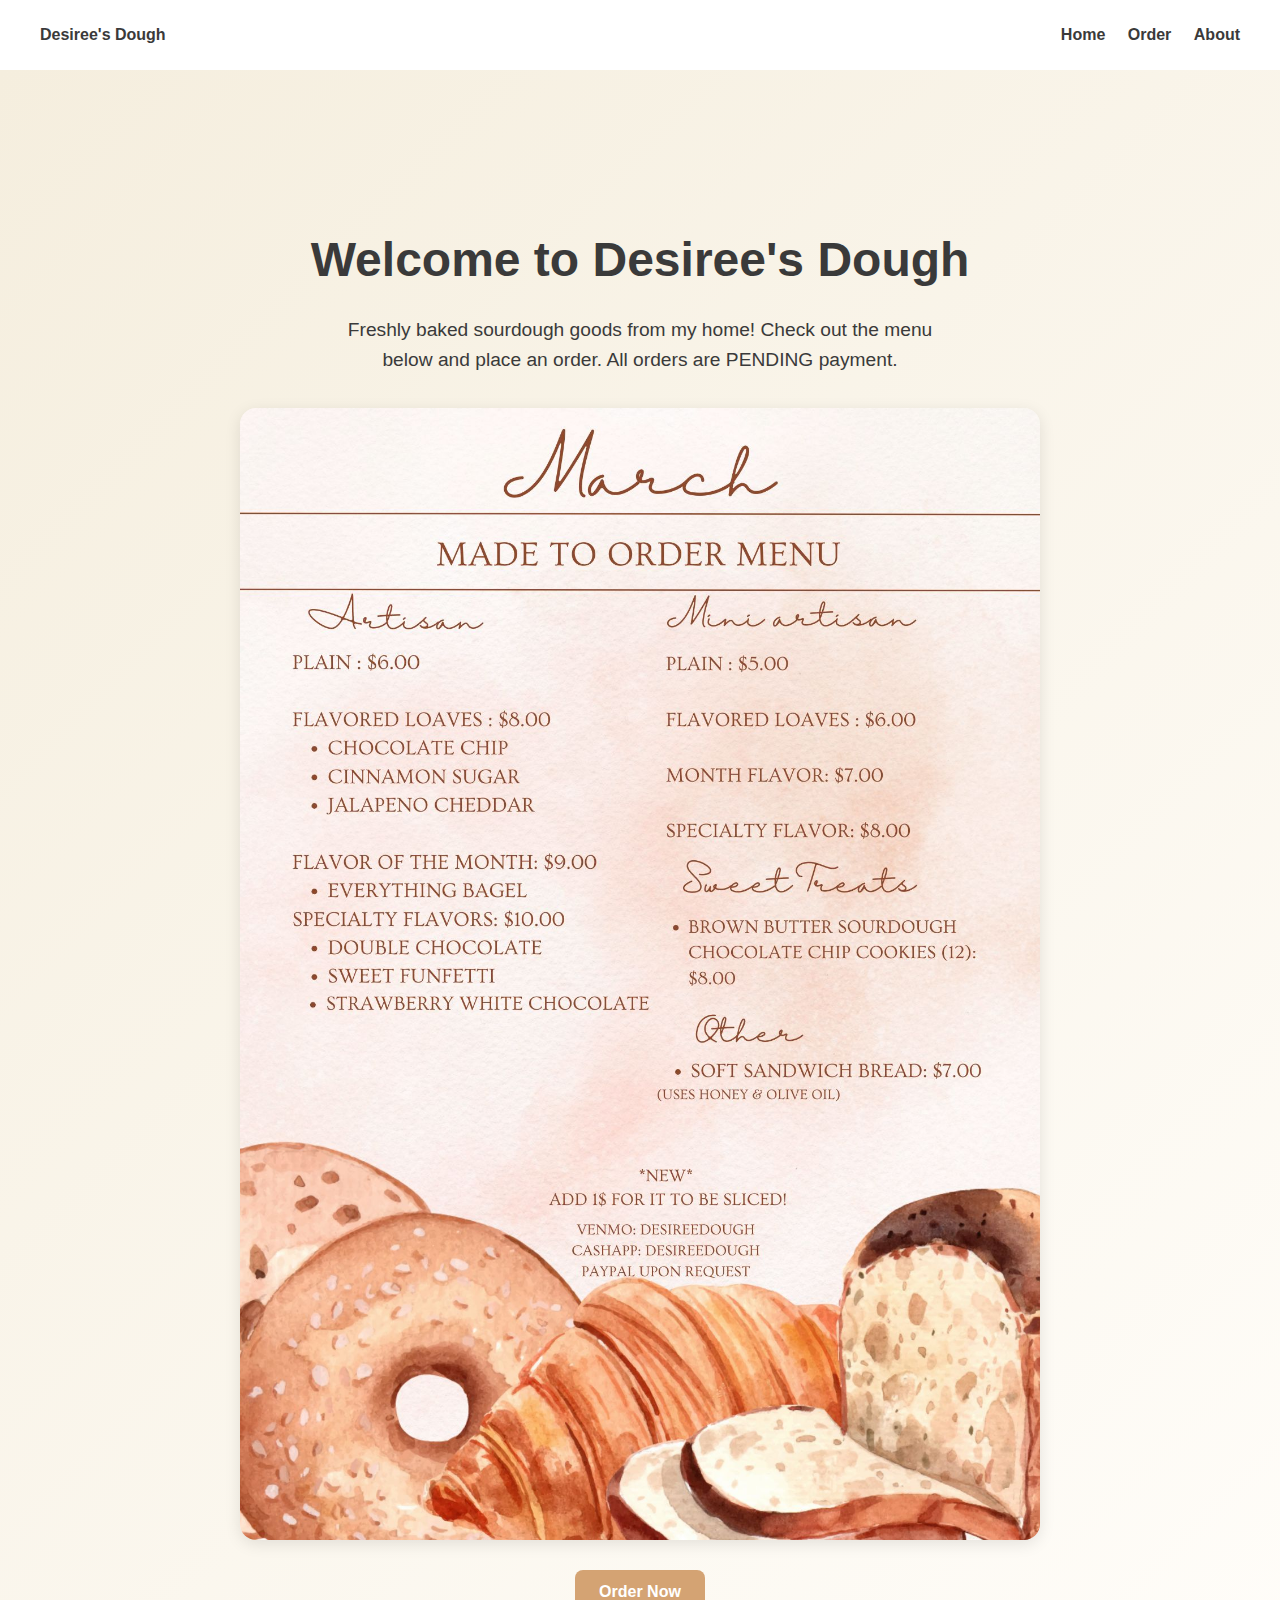
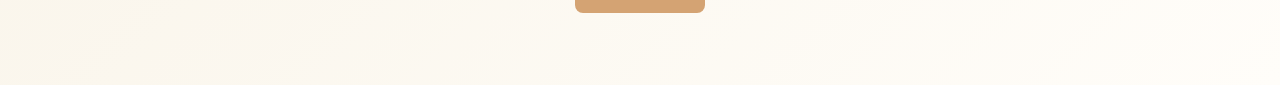
<file: index.html>
<!DOCTYPE html>
<html lang="en">
<head>
<meta charset="UTF-8">
<meta name="viewport" content="width=device-width, initial-scale=1.0">
<title>Desiree's Dough — Home</title>
<link rel="stylesheet" href="bakery-style.css">
</head>
<body>
<header>
  <div><strong>Desiree's Dough</strong></div>
  <nav>
    <a href="index.html">Home</a>
    <a href="order.html">Order</a>
    <a href="about.html">About</a>
  </nav>
</header>

<section class="hero">
  <h1>Welcome to Desiree's Dough</h1>
  <p>Freshly baked sourdough goods from my home! Check out the menu below and place an order. All orders are PENDING payment.</p>
  <img src="images/marchmenu2026.jpg" alt="marchmenu2026">
  <p></p>
  <a href="order.html" class="button">Order Now</a>
</section>

</body>
</html>
</file>
<file: bakery-style.css>
:root {
  --accent: #d4a373;
  --accent-hover: #b37b54;
  --bg: #fdfbf7;
  --text: #3a3a3a;
}

body {
  margin: 0;
  font-family: 'Inter', sans-serif;
  background: var(--bg);
  color: var(--text);
  line-height: 1.6;
}

/* Header */
header {
  display: flex;
  justify-content: space-between;
  align-items: center;
  padding: 22px 40px;
  background: white;
  box-shadow: 0 2px 12px rgba(0,0,0,.08);
}

nav a {
  margin-left: 18px;
  text-decoration: none;
  color: var(--text);
  font-weight: 600;
  transition: .2s;
}

nav a:hover {
  color: var(--accent);
}

/* Hero */
.hero {
  text-align: center;
  padding: 120px 20px 80px;
  background: linear-gradient(135deg, #f5eede, #fffdf9);
}

.hero h1 {
  font-size: 3rem;
  font-weight: 700;
  margin-bottom: 1rem;
}

.hero p {
  font-size: 1.2rem;
  max-width: 600px;
  margin: 0 auto 2rem;
}

.hero img {
  width: 80%;
  max-width: 800px;
  border-radius: 16px;
  box-shadow: 0 4px 16px rgba(0,0,0,.1);
}

.button {
  padding: 0.8rem 1.5rem;
  background: var(--accent);
  color: #fff;
  border-radius: 8px;
  text-decoration: none;
  font-weight: 600;
  transition: .2s;
}

.button:hover {
  opacity: 0.85;
}

/* Product Grid */
.product-grid {
  display: grid;
  grid-template-columns: repeat(auto-fit, minmax(240px, 1fr));
  gap: 24px;
  padding: 60px;
}

.card {
  background: white;
  padding: 22px;
  border-radius: 14px;
  box-shadow: 0 4px 14px rgba(0,0,0,.08);
  text-align: center;
  transition: .25s;
}

.card:hover {
  transform: translateY(-6px);
}

.img-placeholder {
  width: 100%;
  aspect-ratio: 4/3;
  background: #e8e8e8;
  border-radius: 10px;
  margin-bottom: 14px;
}

/* Quantity Selector */
.quantity-selector {
  display: none;
  width: 100%;
  padding: 0.8rem 0;
  margin-top: 0.3rem;
  border-radius: 8px;
  border: 1px solid #ccc;
  text-align: center;
  font-size: 1rem;
}

/* Cart Section */
.cart-section {
  max-width: 650px;
  margin: 40px auto;
  background: white;
  padding: 40px;
  border-radius: 14px;
  box-shadow: 0 4px 18px rgba(0,0,0,.09);
}

.cart-section ul {
  list-style: none;
  padding: 0;
  margin-bottom: 20px;
}

.cart-section ul li {
  display: flex;
  justify-content: space-between;
  margin-bottom: 8px;
}

/* About Page Timeline */
.timeline {
  display: flex;
  flex-direction: column;
  gap: 3rem;
  padding: 2rem;
}

.timeline-item {
  display: flex;
  flex-wrap: wrap;
  align-items: center;
  gap: 2rem;
}

.timeline-item:nth-child(even) {
  flex-direction: row-reverse;
}

.timeline-item img {
  width: 45%;
  max-width: 400px;
  height: 200px;
  border-radius: 12px;
  object-fit: cover;
  box-shadow: 0 4px 12px rgba(0,0,0,.08);
}

.timeline-item .text {
  width: 45%;
  font-size: 1rem;
}

@media(max-width:768px){
  .timeline-item {
    flex-direction: column !important;
  }
  .timeline-item img,
  .timeline-item .text {
    width: 100%;
  }
}
</file>
